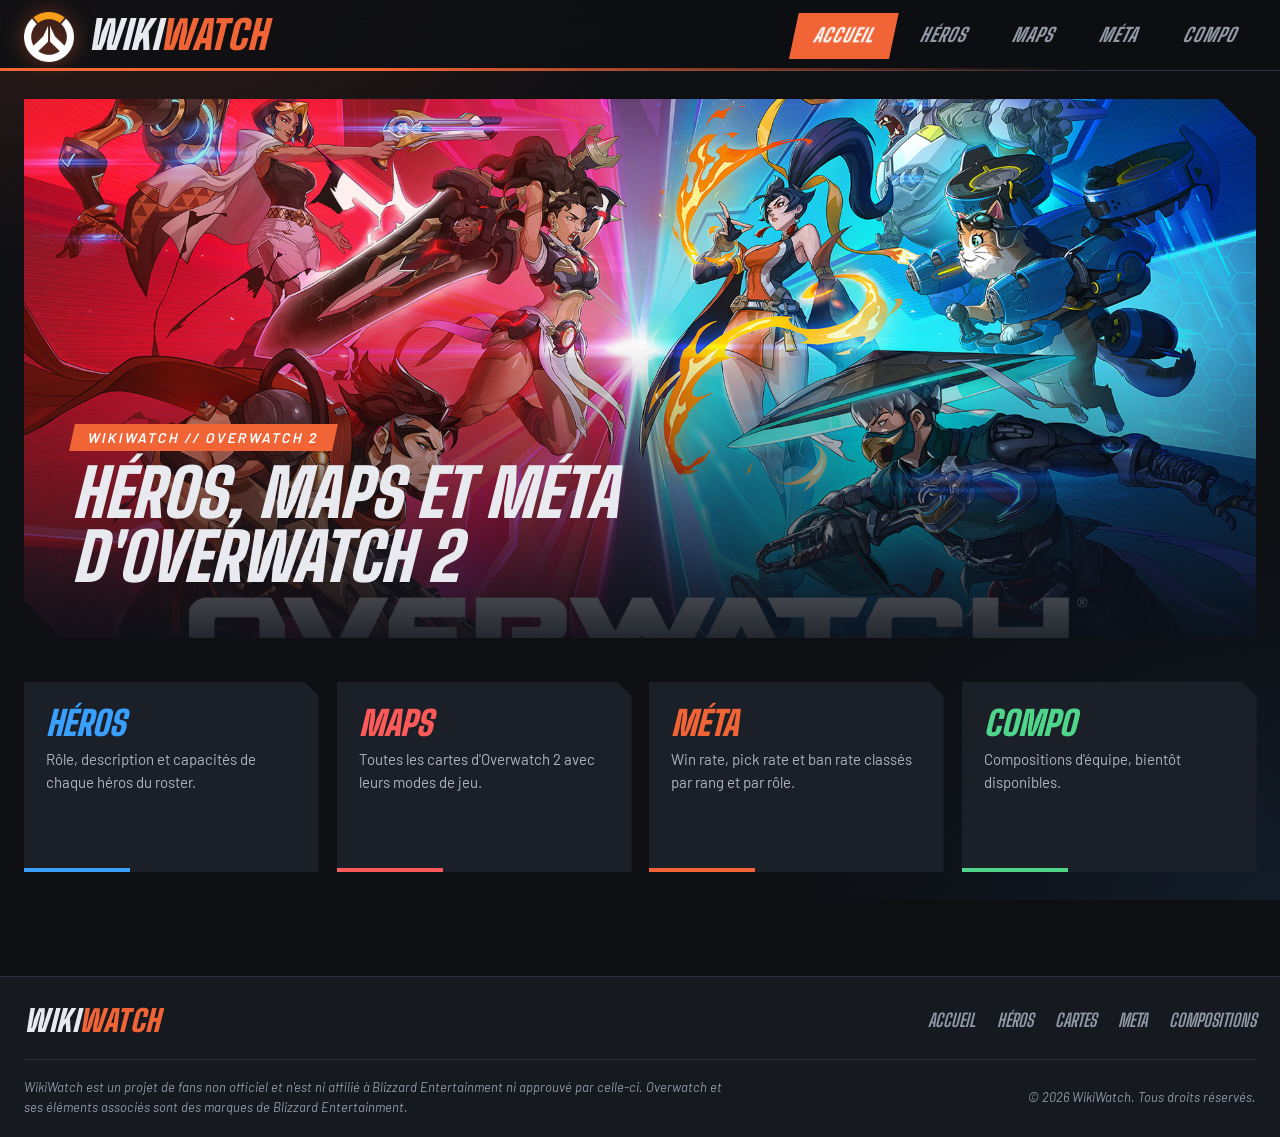
<file: index.html>
<!DOCTYPE html>
<html lang="fr">
<head>
    <meta charset="UTF-8">
    <meta name="viewport" content="width=device-width, initial-scale=1.0">
    <link rel="icon" type="image/png" href="photo/icons/Overwatch_Logo.webp">
    <title>WikiWatch - Accueil</title>

    <link rel="stylesheet" href="css/style.css">
    <script src="js/fx.js" defer></script>
</head>
<body>
    <header>
        <a class="header-logo" href="./index.html"><img src="photo/icons/Overwatch_Logo.webp" width="50" height="50" alt="Logo Overwatch"></a>
        <div>
            <a class="header-name" href="./index.html"><h1><span class="wiki">Wiki</span><span class="watch">Watch</span></h1></a>
        </div>
        <nav>
            <a href="./index.html" aria-current="page">ACCUEIL</a>
            <a href="./heros.html">HÉROS</a>
            <a href="./map.html">MAPS</a>
            <a href="./meta.html">MÉTA</a>
            <a href="./compo.html">COMPO</a>
        </nav>
    </header>


    <main>
        <section class="accueil-hero">
           <img src="photo/16x9_Overwatch2_Season21.jpg" class="hero-image" alt="Visuel Overwatch 2 saison 21">
           <div class="hero-hud" aria-hidden="true">
               <p class="hud-tag">WIKIWATCH // OVERWATCH 2</p>
               <p class="hud-title">Héros, maps et méta d'Overwatch 2</p>
           </div>
        </section>

        <section class="accueil-liens">
            <a class="lien-carte tank" href="./heros.html">
                <h3>Héros</h3>
                <p>Rôle, description et capacités de chaque héros du roster.</p>
            </a>
            <a class="lien-carte degats" href="./map.html">
                <h3>Maps</h3>
                <p>Toutes les cartes d'Overwatch 2 avec leurs modes de jeu.</p>
            </a>
            <a class="lien-carte neutre" href="./meta.html">
                <h3>Méta</h3>
                <p>Win rate, pick rate et ban rate classés par rang et par rôle.</p>
            </a>
            <a class="lien-carte soutien" href="./compo.html">
                <h3>Compo</h3>
                <p>Compositions d'équipe, bientôt disponibles.</p>
            </a>
        </section>
    </main>
    
<footer class="site-footer">
    <div class="footer-contenu">

        <div class="footer-haut">
            <a href="index.html" class="footer-logo">
                <span class="wiki">WIKI</span><span class="watch">WATCH</span>
            </a>

            <nav class="footer-nav" aria-label="Navigation secondaire">
                <a href="index.html">Accueil</a>
                <a href="heros.html">Héros</a>
                <a href="map.html">Cartes</a>
                <a href="meta.html">Meta</a>
                <a href="compo.html">Compositions</a>
            </nav>
        </div>

        <div class="footer-bas">
            <p class="footer-legal">
                WikiWatch est un projet de fans non officiel et n'est
                ni affilié à Blizzard Entertainment ni approuvé par celle-ci.
                Overwatch et ses éléments associés sont des marques de
                Blizzard Entertainment.
            </p>

            <p class="footer-copyright">
                © 2026 WikiWatch. Tous droits réservés.
            </p>
        </div>

    </div>
</footer>

</body>
</html>
</file>
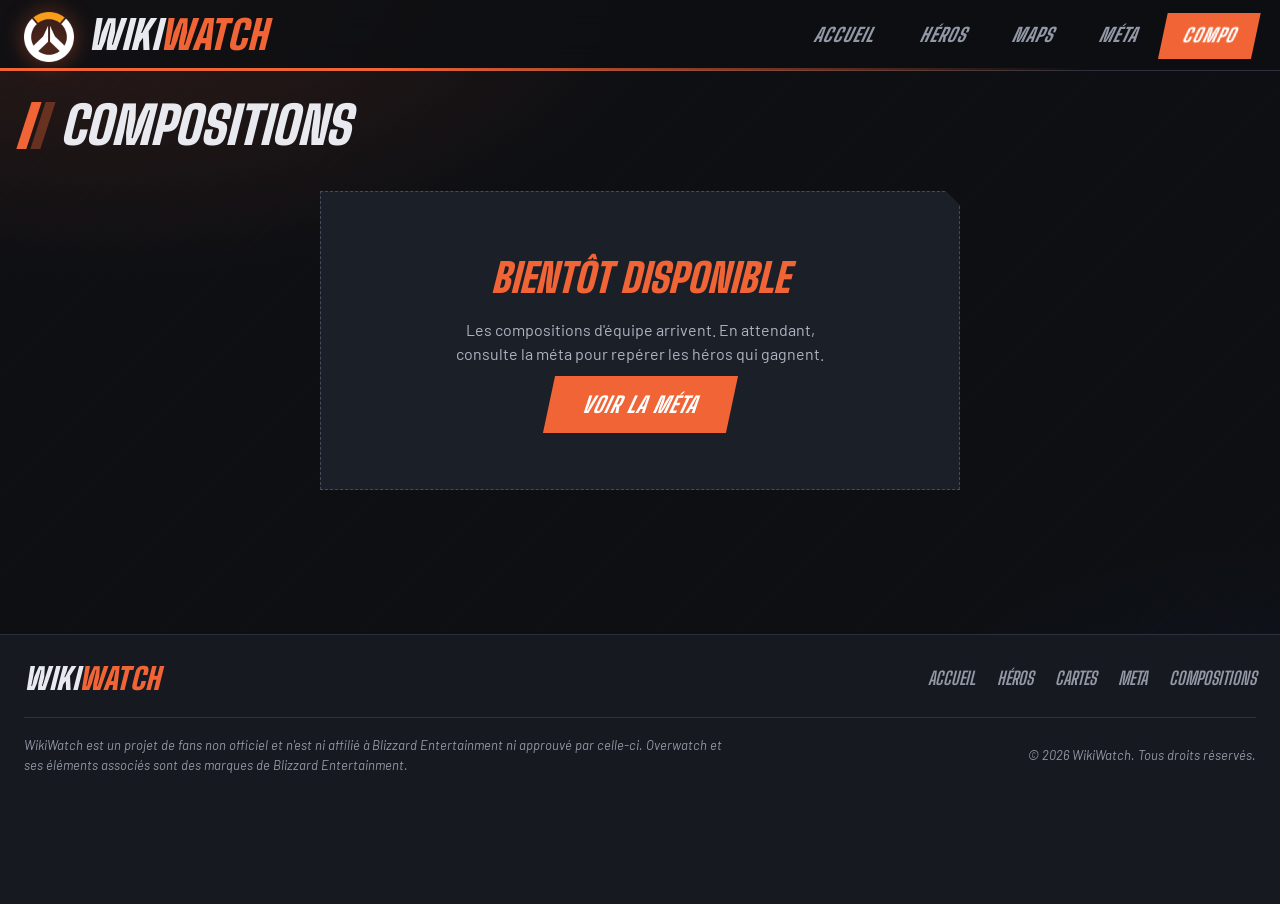
<file: compo.html>
<!doctype html>
<html lang="fr">
  <head>
    <meta charset="UTF-8" />
    <meta name="viewport" content="width=device-width, initial-scale=1.0" />
    <link rel="icon" type="image/png" href="photo/icons/Overwatch_Logo.webp">
    <title>WikiWatch - Compo</title>

    <link rel="stylesheet" href="css/style.css" />
    <link rel="stylesheet" href="css/compo.css" />
    <script src="js/meta.js" defer></script>
  </head>

  <body>
    <header>
      <a class="header-logo" href="./index.html"
        ><img
          src="photo/icons/Overwatch_Logo.webp"
          width="50"
          height="50"
          alt="Logo Overwatch"
      /></a>
      <div>
        <a class="header-name" href="./index.html"
          ><h1>
            <span class="wiki">Wiki</span><span class="watch">Watch</span>
          </h1></a
        >
      </div>
      <nav>
        <a href="./index.html">ACCUEIL</a>
        <a href="./heros.html">HÉROS</a>
        <a href="./map.html">MAPS</a>
        <a href="./meta.html">MÉTA</a>
        <a href="./compo.html" aria-current="page">COMPO</a>
      </nav>
    </header>

    <main>
      <section>
        <h2>Compositions</h2>
        <div class="bientot">
          <h3>Bientôt disponible</h3>
          <p>
            Les compositions d'équipe arrivent. En attendant, consulte la méta
            pour repérer les héros qui gagnent.
          </p>
          <a class="bouton" href="./meta.html">Voir la méta</a>
        </div>
      </section>
    </main>
    <footer class="site-footer">
      <div class="footer-contenu">
        <div class="footer-haut">
          <a href="index.html" class="footer-logo">
            <span class="wiki">WIKI</span><span class="watch">WATCH</span>
          </a>

          <nav class="footer-nav" aria-label="Navigation secondaire">
            <a href="index.html">Accueil</a>
            <a href="heros.html">Héros</a>
            <a href="maps.html">Cartes</a>
            <a href="meta.html">Meta</a>
            <a href="compo.html">Compositions</a>
          </nav>
        </div>

        <div class="footer-bas">
          <p class="footer-legal">
            WikiWatch est un projet de fans non officiel et n'est ni affilié à
            Blizzard Entertainment ni approuvé par celle-ci. Overwatch et ses
            éléments associés sont des marques de Blizzard Entertainment.
          </p>

          <p class="footer-copyright">
            © 2026 WikiWatch. Tous droits réservés.
          </p>
        </div>
      </div>
    </footer>
  </body>
</html>
</file>
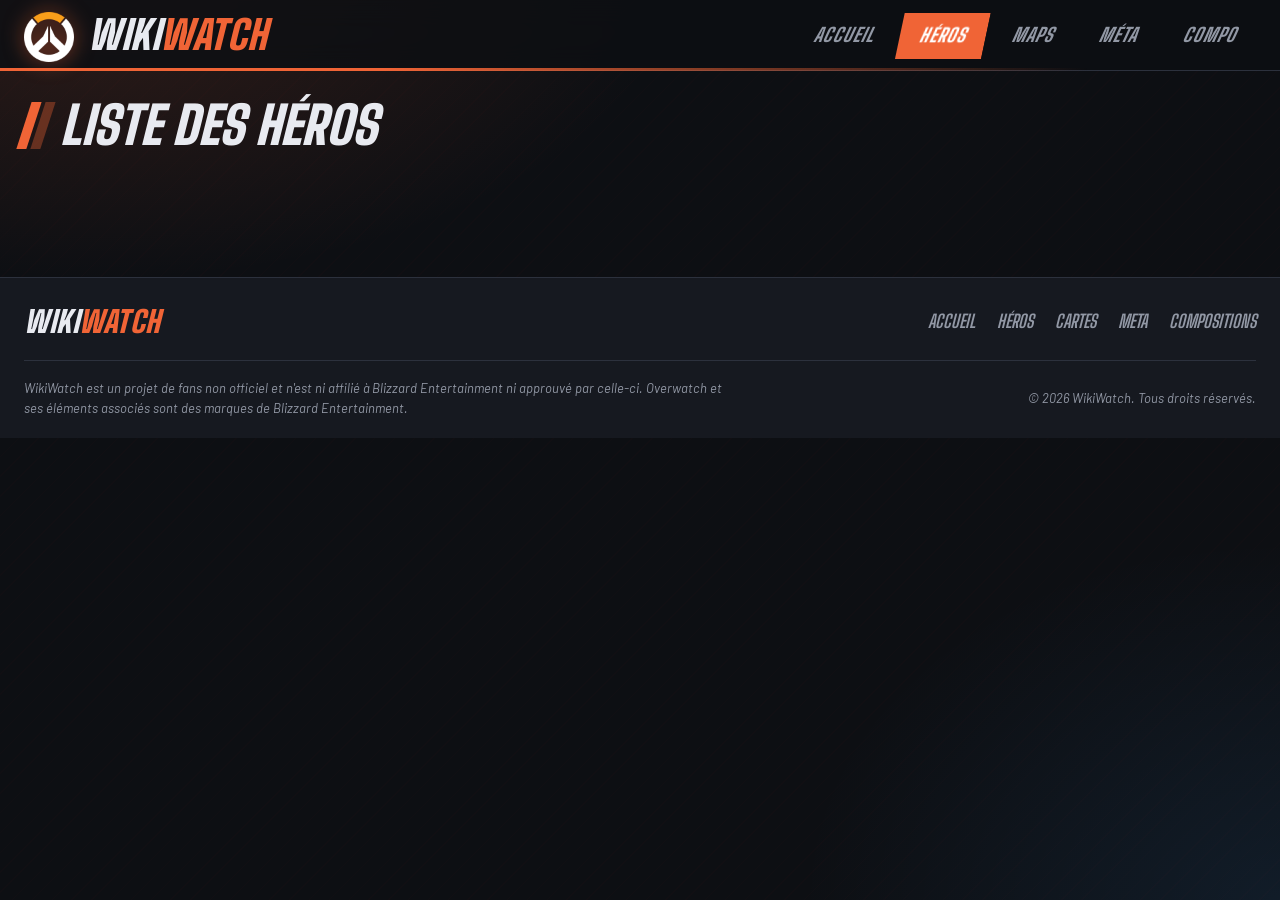
<file: heros.html>
<!doctype html>
<html lang="fr">
  <head>
    <meta charset="UTF-8" />
    <meta name="viewport" content="width=device-width, initial-scale=1.0" />
    <link rel="icon" type="image/png" href="photo/icons/Overwatch_Logo.webp">
    <title>WikiWatch - Heroes</title>

    <link rel="stylesheet" href="css/style.css" />
    <link rel="stylesheet" href="css/heros.css" />
    <script src="js/fx.js" defer></script>
    <style></style>
  </head>
  <body>
    <header>
      <a class="header-logo" href="./index.html"
        ><img
          src="photo/icons/Overwatch_Logo.webp"
          width="50"
          height="50"
          alt="Logo Overwatch"
      /></a>
      <div>
        <a class="header-name" href="./index.html"
          ><h1>
            <span class="wiki">Wiki</span><span class="watch">Watch</span>
          </h1></a
        >
      </div>
      <nav>
        <a href="./index.html">ACCUEIL</a>
        <a href="./heros.html" aria-current="page">HÉROS</a>
        <a href="./map.html">MAPS</a>
        <a href="./meta.html">MÉTA</a>
        <a href="./compo.html">COMPO</a>
      </nav>
    </header>

    <main>
      <section id="liste-heros">
        <h2>LISTE DES HÉROS</h2>
        <div id="heros-container" class="heros-container"></div>
      </section>
    </main>
    <footer class="site-footer">
      <div class="footer-contenu">
        <div class="footer-haut">
          <a href="index.html" class="footer-logo">
            <span class="wiki">WIKI</span><span class="watch">WATCH</span>
          </a>

          <nav class="footer-nav" aria-label="Navigation secondaire">
            <a href="index.html">Accueil</a>
            <a href="heros.html">Héros</a>
            <a href="map.html">Cartes</a>
            <a href="meta.html">Meta</a>
            <a href="compo.html">Compositions</a>
          </nav>
        </div>

        <div class="footer-bas">
          <p class="footer-legal">
            WikiWatch est un projet de fans non officiel et n'est ni affilié à
            Blizzard Entertainment ni approuvé par celle-ci. Overwatch et ses
            éléments associés sont des marques de Blizzard Entertainment.
          </p>

          <p class="footer-copyright">
            © 2026 WikiWatch. Tous droits réservés.
          </p>
        </div>
      </div>
    </footer>

    <script src="js/script.js" defer></script>
  </body>
</html>
</file>
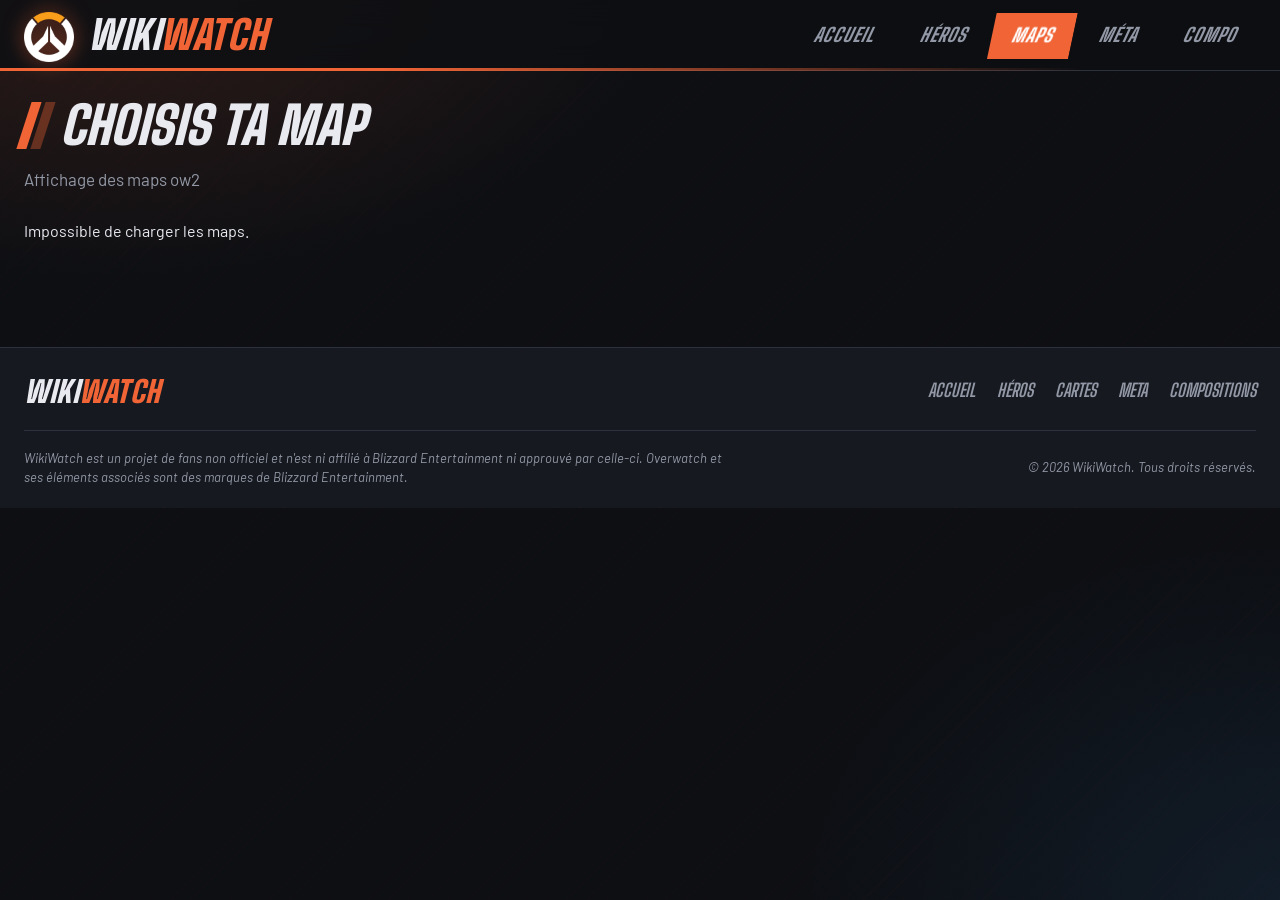
<file: map.html>
<!doctype html>
<html lang="fr">
  <head>
    <meta charset="UTF-8" />
    <meta name="viewport" content="width=device-width, initial-scale=1.0" />
    <link rel="icon" type="image/png" href="photo/icons/Overwatch_Logo.webp">
    <title>WikiWatch - Maps</title>
    <link rel="stylesheet" href="css/style.css" />
    <link rel="stylesheet" href="css/maps.css" />
    <script src="js/maps.js" defer></script>
    <script src="js/fx.js" defer></script>
  </head>

  <body>
    <header>
      <a class="header-logo" href="./index.html"
        ><img
          src="photo/icons/Overwatch_Logo.webp"
          width="50"
          height="50"
          alt="Logo Overwatch"
      /></a>
      <div>
        <a class="header-name" href="./index.html"
          ><h1>
            <span class="wiki">Wiki</span><span class="watch">Watch</span>
          </h1></a
        >
      </div>
      <nav>
        <a href="./index.html">ACCUEIL</a>
        <a href="./heros.html">HÉROS</a>
        <a href="./map.html" aria-current="page">MAPS</a>
        <a href="./meta.html">MÉTA</a>
        <a href="./compo.html">COMPO</a>
      </nav>
    </header>

    <main>
      <section>
        <h2>Choisis ta map</h2>
        <p class="maps-intro">Affichage des maps ow2</p>

        <div id="maps-container" class="maps-container">
          <p>Chargement des maps...</p>
        </div>
      </section>
    </main>
    <footer class="site-footer">
      <div class="footer-contenu">
        <div class="footer-haut">
          <a href="index.html" class="footer-logo">
            <span class="wiki">WIKI</span><span class="watch">WATCH</span>
          </a>

          <nav class="footer-nav" aria-label="Navigation secondaire">
            <a href="index.html">Accueil</a>
            <a href="heros.html">Héros</a>
            <a href="map.html">Cartes</a>
            <a href="meta.html">Meta</a>
            <a href="compo.html">Compositions</a>
          </nav>
        </div>

        <div class="footer-bas">
          <p class="footer-legal">
            WikiWatch est un projet de fans non officiel et n'est ni affilié à
            Blizzard Entertainment ni approuvé par celle-ci. Overwatch et ses
            éléments associés sont des marques de Blizzard Entertainment.
          </p>

          <p class="footer-copyright">
            © 2026 WikiWatch. Tous droits réservés.
          </p>
        </div>
      </div>
    </footer>
  </body>
</html>
</file>
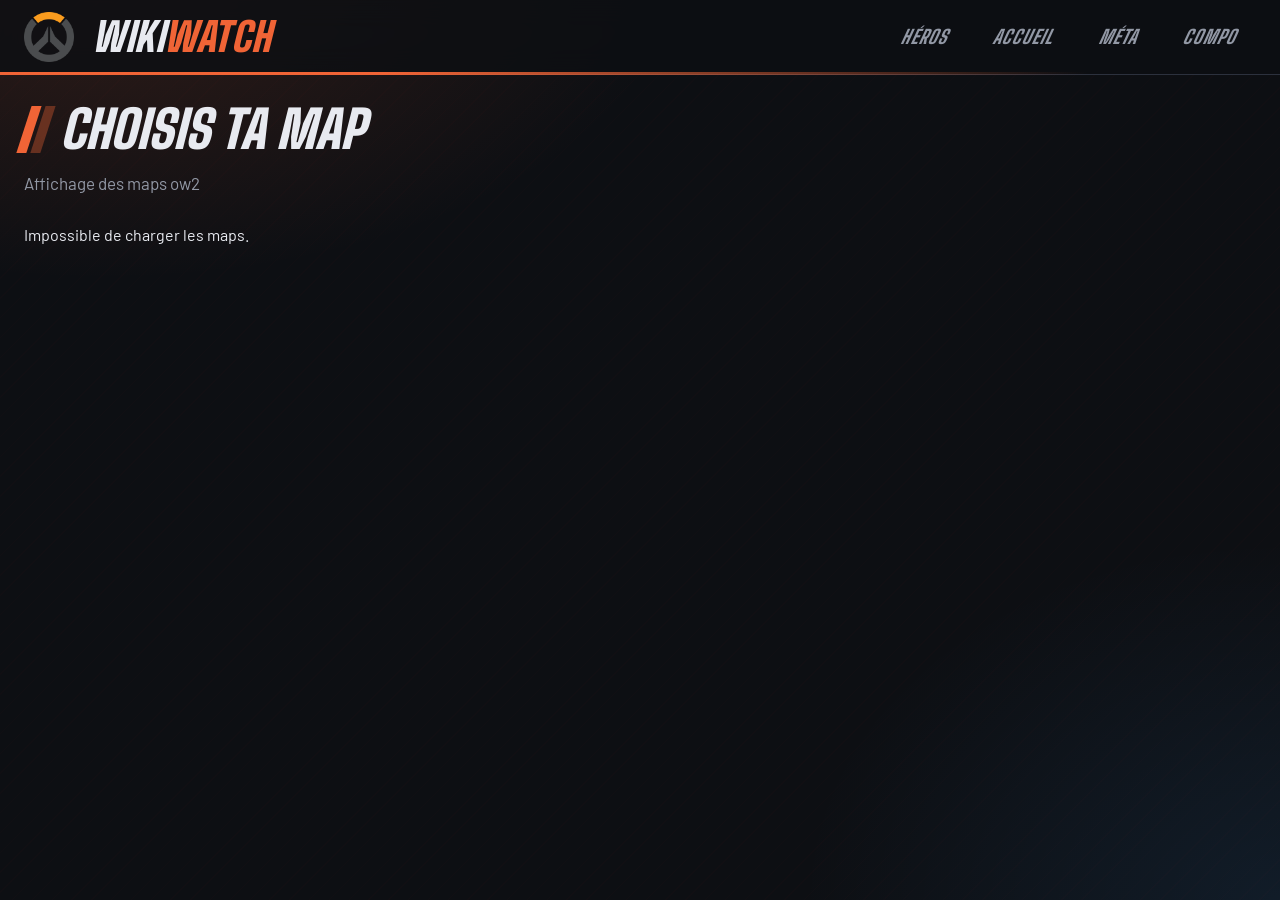
<file: maps.html>
<!DOCTYPE html>
<html lang="fr">
<head>
    <meta charset="UTF-8">
    <meta name="viewport" content="width=device-width, initial-scale=1.0">

    <title>WikiWatch - Maps</title>
    <link rel="stylesheet" href="css/style.css">
    <link rel="stylesheet" href="css/maps.css">
    <script src="js/maps.js" defer></script>
</head>

<body>
    <header>
        <img src="photo/icons/Overwatch_circle_logo.svg.webp" width="50px" height="50px">
        <div>
            <h1><span class="wiki">Wiki</span><span class="watch">Watch</span></h1>
        </div>
        <nav>
            <a href="./heros.html">HÉROS</a>
            <a href="./index.html">ACCUEIL</a>
            <a href="./index.html">MÉTA</a>
            <a href="./index.html">COMPO</a> 
        </nav>
    </header>

    <main>
        <section>
            <h2>Choisis ta map</h2>
            <p class="maps-intro">
                Affichage des maps ow2
            </p>

            <div id="maps-container" class="maps-container">
                <p>Chargement des maps...</p>
            </div>
        </section>
    </main>
</body>
</html>
</file>
<file: css/style.css>
@import url("https://fonts.googleapis.com/css2?family=Big+Shoulders+Display:wght@700;800;900&family=Barlow:wght@400;500;600&display=swap");

* {
  box-sizing: border-box;
  margin: 0;
  padding: 0;
}

:root {
  --principal: #0d0f13;
  --surface: #161920;
  --card-bg: #1b1f28;
  --card-border: #2c313d;
  --orange: #f06436;
  --orange-clair: #ff8a5c;
  --bleu: #3aa0ff;
  --text-main: #e8eaf0;
  --text-main-hover: #9298a5;

  --font-titre: "Big Shoulders Display", Impact, "Arial Narrow", sans-serif;
  --font-texte: "Barlow", "Segoe UI", Arial, sans-serif;

  --coupe: 14px;
  --largeur-max: 1280px;
}

html {
  scroll-behavior: smooth;
}

body {
  min-height: 100vh;
  color: var(--text-main);
  font-family: var(--font-texte);
  font-size: 16px;
  line-height: 1.5;
  background-color: var(--principal);
  background-image:
    radial-gradient(
      900px 500px at 8% -5%,
      rgb(240 100 54 / 16%),
      transparent 65%
    ),
    radial-gradient(
      800px 600px at 100% 100%,
      rgb(58 160 255 / 9%),
      transparent 60%
    ),
    repeating-linear-gradient(
      -45deg,
      rgb(253 0 0 / 1.6%) 0 1px,
      transparent 1px 14px
    );
  background-attachment: fixed;
}

::selection {
  background: var(--orange);
  color: #fff;
}

a:focus-visible,
button:focus-visible,
select:focus-visible,
input:focus-visible {
  outline: 2px solid var(--bleu);
  outline-offset: 3px;
}

/*#####################################\
#                                      #
#               HEADER                 #
#                                      #
\#####################################*/

header {
  position: sticky;
  top: 0;
  z-index: 500;

  display: flex;
  flex-wrap: wrap;
  align-items: center;
  gap: 14px 18px;

  margin-bottom: 28px;
  padding: 12px max(24px, calc((100% - var(--largeur-max)) / 2));

  background: rgb(13 15 19 / 82%);
  backdrop-filter: blur(14px);
  border-bottom: 1px solid var(--card-border);
}

header::after {
  content: "";
  position: absolute;
  left: 0;
  right: 0;
  bottom: -1px;
  height: 3px;
  background: linear-gradient(
    90deg,
    var(--orange) 0%,
    var(--orange) 30%,
    transparent 85%
  );
}

header .header-logo {
  width: 46px;
  height: 46px;
  filter: drop-shadow(0 0 10px rgb(240 100 54 / 55%));
}

header .header-name,
header h1 {
  font-family: var(--font-titre);
  font-size: 40px;
  font-weight: 900;
  font-style: italic;
  text-decoration: none;
  line-height: 1;
  letter-spacing: 0.5px;
  text-transform: uppercase;
}

header .wiki {
  color: var(--text-main);
}

header .watch {
  color: var(--orange);
}

header nav {
  display: flex;
  flex-wrap: wrap;
  gap: 6px;
  margin-left: auto;
}

header nav a {
  position: relative;
  padding: 8px 20px;

  color: var(--text-main-hover);
  font-family: var(--font-titre);
  font-size: 19px;
  font-weight: 800;
  font-style: italic;
  letter-spacing: 1px;
  text-decoration: none;

  transform: skewX(-12deg);
  transition:
    color 0.2s,
    background-color 0.2s;
}

header nav a:hover {
  color: var(--text-main);
  background: rgb(255 255 255 / 7%);
}

header nav a[aria-current="page"] {
  color: #fff;
  background: var(--orange);
}

@media (max-width: 800px) {
  header {
    justify-content: center;
    padding-inline: 16px;
  }

  header h1 {
    font-size: 34px;
  }

  header nav {
    width: 100%;
    justify-content: center;
    margin-left: 0;
  }

  header nav a {
    padding: 6px 14px;
    font-size: 17px;
  }
}

/*#####################################\
#                                      #
#                MAIN                  #
#                                      #
\#####################################*/

main {
  width: 100%;
  max-width: var(--largeur-max);
  margin: 0 auto;
  padding: 0 24px 64px;
}

main > section:not(.accueil-hero) > h2 {
  display: flex;
  align-items: center;
  gap: 16px;
  margin: 6px 0 22px;

  font-family: var(--font-titre);
  font-size: clamp(34px, 5vw, 52px);
  font-weight: 900;
  font-style: italic;
  line-height: 1;
  text-transform: uppercase;
}

main > section:not(.accueil-hero) > h2::before {
  content: "";
  width: 10px;
  height: 0.9em;
  margin-right: 10px;
  background: var(--orange);
  transform: skewX(-18deg);
  box-shadow: 14px 0 0 rgb(240 100 54 / 35%);
}

/*#####################################\
#                                      #
#               HEROS                  #
#                                      #
\#####################################*/

.accueil-hero {
  position: relative;
  margin: 10px 0 44px;
  background: var(--surface);
  clip-path: polygon(
    0 0,
    calc(100% - 38px) 0,
    100% 38px,
    100% 100%,
    38px 100%,
    0 calc(100% - 38px)
  );
  overflow: hidden;
}

.hero-image {
  display: block;
  width: 100%;
  aspect-ratio: 16 / 7;
  object-fit: cover;
}

.accueil-hero::before {
  content: "";
  position: absolute;
  inset: 0;
  z-index: 1;
  pointer-events: none;
  background:
    linear-gradient(to top, rgb(12 16 24 / 90%) 0%, transparent 55%),
    linear-gradient(
      120deg,
      rgb(var(--a-rgb, 240 100 54) / 14%),
      transparent 55%
    );
}

.hero-hud {
  position: absolute;
  inset: 0;
  z-index: 2;
  display: flex;
  flex-direction: column;
  justify-content: flex-end;
  align-items: flex-start;
  gap: 10px;
  padding: clamp(20px, 4vw, 48px);
  pointer-events: none;
}

.hud-tag {
  padding: 3px 16px;
  color: var(--on-a, #fff);
  background: var(--a, var(--orange));
  font-size: 14px;
  font-weight: 600;
  letter-spacing: 2px;
  transform: skewX(-12deg);
}

.hud-title {
  max-width: 18ch;
  font-family: var(--font-titre);
  font-size: clamp(32px, 5.5vw, 66px);
  font-weight: 900;
  font-style: italic;
  line-height: 0.98;
  text-transform: uppercase;
}

/*#####################################\
#                                      #
#               BOUTON                 #
#                                      #
\#####################################*/

.bouton {
  position: relative;
  display: inline-block;
  padding: 12px 34px;

  background: var(--orange);
  color: #fff;
  font-family: var(--font-titre);
  font-size: 22px;
  font-weight: 800;
  font-style: italic;
  letter-spacing: 1px;
  text-decoration: none;
  text-transform: uppercase;

  transform: skewX(-12deg);
  transition:
    background-color 0.2s,
    transform 0.2s;
}

.bouton:hover {
  background: var(--orange-clair);
  transform: skewX(-12deg) translateY(-2px);
}

/*#####################################\
#                                      #
#             MAIN-CARTENAV            #
#                                      #
\#####################################*/

.accueil-liens {
  display: grid;
  grid-template-columns: repeat(4, minmax(0, 1fr));
  gap: 18px;
}

.lien-carte {
  position: relative;
  display: flex;
  flex-direction: column;
  gap: 8px;
  min-height: 190px;
  padding: 24px 22px;

  color: var(--text-main);
  text-decoration: none;
  background: var(--card-bg);
  clip-path: polygon(
    0 0,
    calc(100% - var(--coupe)) 0,
    100% var(--coupe),
    100% 100%,
    0 100%
  );
  transform: perspective(250px) rotateX(var(--rx, 0deg))
    rotateY(var(--ry, 0deg)) translateY(var(--ty, 0px));
  transition: transform 0.15s ease-out;
}

.lien-carte::before {
  content: "";
  position: absolute;
  inset: 1px;
  background: var(--card-bg);
  clip-path: polygon(
    0 0,
    calc(100% - var(--coupe) + 0.6px) 0,
    100% calc(var(--coupe) - 0.6px),
    100% 100%,
    0 100%
  );
  transition: background 0.2s;
}

.lien-carte::after {
  content: "";
  position: absolute;
  left: 0;
  bottom: 0;
  width: 36%;
  height: 4px;
  background: var(--accent, var(--orange));
  transition: width 0.3s ease;
}

.lien-carte:hover {
  --ty: -5px;
  width: 99%;
  height: 99%;
  bottom: 0;
  background: color-mix(in srgb, var(--accent) 100%, transparent);
  /* background: var(--accent, var(--orange)); */
}

.lien-carte:hover::before {
  width: 99%;
}

.lien-carte:hover::after {
  width: 100%;
}

.lien-carte:focus-visible {
  outline-offset: -4px;
}
.lien-carte > * {
  position: relative;
  z-index: 1;
}

.lien-carte h3 {
  font-family: var(--font-titre);
  font-size: 34px;
  font-weight: 900;
  font-style: italic;
  line-height: 1;
  text-transform: uppercase;
  color: var(--accent, var(--orange));
}

.lien-carte p {
  color: #aeb4c1;
  font-size: 15px;
}

.lien-carte.tank {
  --accent: #3aa0ff;
}
.lien-carte.degats {
  --accent: #ff5a5a;
}
.lien-carte.soutien {
  --accent: #4fd68b;
}
.lien-carte.neutre {
  --accent: var(--orange);
}

@media (max-width: 1000px) {
  .accueil-liens {
    grid-template-columns: repeat(2, minmax(0, 1fr));
  }
}

@media (max-width: 520px) {
  .accueil-liens {
    grid-template-columns: 1fr;
  }

  .lien-carte {
    min-height: 0;
  }
}

/*#####################################\
#                                      #
#               FOOTER                 #
#                                      #
\#####################################*/

.site-footer {
  width: 100%;
  margin-top: 40px;
  background: var(--surface);
  border-top: 1px solid var(--card-border);
  font-style: italic;
}

.footer-contenu {
  width: 100%;
  max-width: var(--largeur-max);
  margin: 0 auto;
  padding: 28px 24px 20px;
}

.footer-haut {
  display: flex;
  align-items: center;
  justify-content: space-between;
  flex-wrap: wrap;
  gap: 20px;
  padding-bottom: 24px;
}

.footer-logo {
  font-family: var(--font-titre);
  font-size: 30px;
  font-weight: 900;
  font-style: italic;
  line-height: 1;
  text-decoration: none;
  letter-spacing: 0.5px;
}

.footer-logo .wiki {
  color: var(--text-main);
}

.footer-logo .watch {
  color: var(--orange);
}

.footer-nav {
  display: flex;
  flex-wrap: wrap;
  gap: 8px 22px;
}

.footer-nav a {
  color: var(--text-main-hover);
  font-family: var(--font-titre);
  font-size: 18px;
  font-weight: 700;
  text-decoration: none;
  text-transform: uppercase;
  transition: color 0.2s ease;
}

.footer-nav a:hover {
  color: var(--orange);
}

.footer-bas {
  display: flex;
  justify-content: space-between;
  align-items: center;
  flex-wrap: wrap;
  gap: 12px 24px;
  padding-top: 18px;
  border-top: 1px solid var(--card-border);
}

.footer-legal,
.footer-copyright {
  color: var(--text-main-hover);
  font-size: 13px;
}

.footer-legal {
  max-width: 700px;
}

.footer-copyright {
  text-align: right;
  white-space: nowrap;
}

@media (max-width: 700px) {
  .footer-haut {
    flex-direction: column;
    align-items: flex-start;
  }

  .footer-nav {
    gap: 10px 18px;
  }

  .footer-bas {
    flex-direction: column;
    align-items: flex-start;
  }

  .footer-copyright {
    text-align: left;
    white-space: normal;
  }
}

/*#####################################\
#                                      #
#            ACCESSIBILITE             #
#                                      #
\#####################################*/

@media (prefers-reduced-motion: reduce) {
  *,
  *::before,
  *::after {
    transition: none !important;
    scroll-behavior: auto !important;
  }
}
</file>
<file: css/compo.css>
.bientot {
    display: flex;
    flex-direction: column;
    align-items: center;
    gap: 10px;

    max-width: 640px;
    margin: 40px auto;
    padding: 56px 28px;
    text-align: center;

    background: var(--card-bg);
    border: 1px dashed #444b5a;
    clip-path: polygon(0 0, calc(100% - var(--coupe)) 0, 100% var(--coupe), 100% 100%, 0 100%);
}

footer{
    min-height: 30vh;
    bottom: 0;
}

.bientot h3 {
    color: var(--orange);
    font-family: var(--font-titre);
    font-size: 40px;
    font-weight: 900;
    font-style: italic;
    text-transform: uppercase;
}

.bientot p {
    max-width: 44ch;
    color: #aeb4c1;
}
</file>
<file: css/heros.css>
.heros-container {
  display: grid;
  grid-template-columns: repeat(auto-fill, minmax(175px, 1fr));
  gap: 18px;
}

.hero-card {
  --edge: var(--card-border);

  position: relative;
  cursor: pointer;
  overflow: hidden;

  color: var(--text-main);
  background: var(--card-bg);
  border: 1px solid var(--card-border);

  clip-path: polygon(
    0 0,
    calc(100% - var(--coupe)) 0,
    100% var(--coupe),
    100% 100%,
    0 100%
  );

  transform: perspective(250px) rotateX(var(--rx, 0deg))
    rotateY(var(--ry, 0deg)) translateY(var(--ty, 0px));

  transition:
    transform 0.2s ease,
    border-color 0.2s;
}

.hero-card::before {
  content: "";
  position: absolute;
  inset: 0;
  z-index: 2;
  pointer-events: none;

  background: linear-gradient(
    225deg,
    var(--edge) 0 calc(var(--coupe) * 0.7072 + 1.5px),
    transparent 0
  );
}

.hero-card:hover {
  --edge: var(--orange);
  --ty: -5px;

  border-color: var(--orange);
}

.hero-card img {
  display: block;
  width: 100%;
  aspect-ratio: 4 / 5;
  object-fit: cover;
  background-color: var(--principal);
  transition: transform 0.35s ease;
}

.hero-card::after {
  content: "";
  position: absolute;
  left: 0;
  bottom: 0;
  width: 25%;
  height: 4px;
  background: var(--orange);
  transition: width 0.3s ease;
}
.hero-card:hover::after {
  width: 100%;
}

.hero-card:hover img {
  transform: scale(1.07);
}

.hero-info {
  position: absolute;
  inset: auto 0 0 0;
  padding: 46px 14px 16px;
  background: linear-gradient(
    to top,
    rgb(8 10 14 / 96%) 15%,
    rgb(8 10 14 / 0%)
  );
}

.hero-info h3 {
  margin: 0 0 6px;
  font-family: var(--font-titre);
  font-size: 27px;
  font-weight: 900;
  font-style: italic;
  line-height: 1;
  text-transform: uppercase;
  text-shadow: 0 2px 8px rgb(0 0 0 / 60%);
}

.hero-role {
  display: inline-block;
  padding: 2px 10px;

  background: rgb(240 100 54 / 16%);
  border-left: 3px solid var(--orange);
  color: var(--orange-clair);
  font-size: 12px;
  font-weight: 600;
  letter-spacing: 1px;
  text-transform: uppercase;
}

@media (max-width: 600px) {
  .heros-container {
    grid-template-columns: repeat(2, minmax(0, 1fr));
    gap: 12px;
  }

  .hero-info h3 {
    font-size: 22px;
  }
}

body.modal-open {
  overflow: hidden;
}

.modal-overlay {
  position: fixed;
  inset: 0;
  z-index: 1000;

  display: flex;
  justify-content: center;
  align-items: center;

  padding: 20px;
  background: rgb(5 6 9 / 80%);
  backdrop-filter: blur(6px);

  opacity: 0;
  visibility: hidden;
  transition:
    opacity 0.2s ease,
    visibility 0.2s ease;
}

.modal-overlay.visible {
  opacity: 1;
  visibility: visible;
}

.hero-modal {
  position: relative;
  width: min(880px, 100%);
  max-height: 88vh;

  display: flex;
  flex-direction: column;

  background:
    radial-gradient(
      500px 260px at 0% 0%,
      rgb(240 100 54 / 16%),
      transparent 70%
    ),
    var(--card-bg);
  color: var(--text-main);
  border: 1px solid var(--card-border);
  border-top: 4px solid var(--orange);
  clip-path: polygon(
    0 0,
    100% 0,
    100% calc(100% - 26px),
    calc(100% - 26px) 100%,
    0 100%
  );
  box-shadow: 0 24px 70px rgb(0 0 0 / 55%);

  overflow: hidden;
  transform: translateY(18px);
  transition: transform 0.25s ease;
}

.modal-overlay.visible .hero-modal {
  transform: translateY(0);
}

.modal-close {
  position: absolute;
  z-index: 2;
  top: 12px;
  right: 14px;

  width: 40px;
  height: 40px;

  border: none;
  background: rgb(255 255 255 / 8%);
  color: var(--text-main);
  font-size: 28px;
  line-height: 1;
  cursor: pointer;

  transform: skewX(-12deg);
  transition: background-color 0.2s;
}

.modal-close:hover {
  background: var(--orange);
  color: #fff;
}

.modal-content {
  padding: 28px;
  overflow-y: auto;
  min-height: 0;
  scrollbar-color: var(--orange) transparent;
}

.modal-loading {
  padding: 30px 0;
  text-align: center;
  color: var(--text-main-hover);
}

.modal-header {
  --img-size: 100px;
  --img-coupe: 14px;
  position: relative;
  display: flex;
  align-items: center;
  gap: 20px;
  padding-right: 48px;
  margin-bottom: 22px;
}

.modal-header > img {
  width: var(--img-size);
  height: var(--img-size);
  object-fit: cover;
  border: 2px solid var(--orange);
  clip-path: polygon(
    0 0,
    calc(100% - var(--img-coupe)) 0,
    100% var(--img-coupe),
    100% 100%,
    0 100%
  );
}

.modal-header::before {
  content: "";
  position: absolute;
  left: 0;
  top: 50%;
  width: var(--img-size);
  height: var(--img-size);
  transform: translateY(-50%);
  background: linear-gradient(
    225deg,
    var(--orange) 0 calc(var(--img-coupe) * 0.7072 + 2px),
    transparent 0
  );
}
/*
.modal-header {
    display: flex;
    align-items: center;
    gap: 20px;
    padding-right: 48px;
    margin-bottom: 22px;
}

.modal-header > img {
    width: 100px;
    height: 100px;
    object-fit: cover;
    border: 2px solid var(--orange);
    clip-path: polygon(0 0, calc(100% - 14px) 0, 100% 14px, 100% 100%, 0 100%);
}*/

.modal-header h2 {
  margin-bottom: 10px;
  font-family: var(--font-titre);
  font-size: clamp(34px, 6vw, 54px);
  font-weight: 900;
  font-style: italic;
  line-height: 0.95;
  text-transform: uppercase;
}

.modal-description {
  max-width: 70ch;
  margin-bottom: 28px;
  padding-left: 16px;
  border-left: 3px solid var(--orange);
  color: #c9cedb;
  line-height: 1.65;
}

.abilities-title {
  margin-bottom: 14px;
  color: var(--orange);
  font-family: var(--font-titre);
  font-size: 30px;
  font-weight: 900;
  font-style: italic;
  text-transform: uppercase;
}

.abilities-list {
  display: grid;
  grid-template-columns: repeat(2, minmax(0, 1fr));
  gap: 14px;
}

.ability {
  min-width: 0;
  padding: 16px;

  background: var(--principal);
  border: 1px solid var(--card-border);
  border-left: 3px solid var(--orange);
  transition: background-color 0.2s;
}

.ability:hover {
  background: #12151b;
}

.ability img {
  width: 46px;
  height: 46px;
  margin-bottom: 10px;
  object-fit: contain;
  padding: 6px;
  background: rgb(240 100 54 / 14%);
}

.ability h4 {
  margin-bottom: 6px;
  color: var(--text-main);
  font-family: var(--font-titre);
  font-size: 22px;
  font-weight: 800;
  font-style: italic;
  text-transform: uppercase;
}

.ability p {
  color: #b3b9c6;
  font-size: 14px;
  line-height: 1.55;
  overflow-wrap: anywhere;
}

@media (max-width: 600px) {
  .modal-overlay {
    padding: 10px;
  }

  .hero-modal {
    max-height: 92vh;
  }

  .modal-content {
    padding: 20px 18px;
  }

  .modal-header {
    --img-size: 68px;
  }

  .abilities-list {
    grid-template-columns: 1fr;
  }
}
</file>
<file: css/maps.css>
.maps-intro {
  margin: -6px 0 26px;
  color: var(--text-main-hover);
  font-size: 17px;
}

.maps-container {
  display: grid;
  grid-template-columns: repeat(3, minmax(0, 1fr));
  gap: 20px;
}

.maps-container > p {
  grid-column: 1 / -1;
  padding: 40px 0;
  text-align: center;
  color: var(--text-main-hover);
}

.map-card {
  --edge: var(--card-border);
  position: relative;
  min-width: 0;
  display: block;
  overflow: hidden;

  color: var(--text-main);
  text-decoration: none;

  background: var(--card-bg);
  border: 1px solid var(--card-border);
  clip-path: polygon(
    0 0,
    calc(100% - var(--coupe)) 0,
    100% var(--coupe),
    100% 100%,
    0 100%
  );
  
  transition:
    transform 0.2s,
    border-color 0.2s;
}

.map-card:hover {
  --edge: var(--orange);
  transform: translateY(-5px);
  border-color: var(--orange);
}
.map-card > img {
  display: block;
  width: 100%;
  aspect-ratio: 16 / 9;
  object-fit: cover;
  background: var(--principal);
  transition: transform 0.4s ease;
}
.map-card::before {
  content: "";
  position: absolute;
  inset: 0;
  z-index: 2;
  pointer-events: none;
  background: linear-gradient(
    225deg,
    var(--edge) 0 calc(var(--coupe) * 0.7072 + 1.5px),
    transparent 0
    
  );
}
.map-card::after {
  content: "";
  position: absolute;
  left: 0;
  bottom: 0;
  width: 24%;
  height: 4px;
  background: var(--orange);
  transition: width 0.3s ease;
  
}

.map-card:hover {
  transform: translateY(-5px);
  border-color: var(--orange);
  transform: perspective(1000px) rotateX(var(--rx, 0deg))
    rotateY(var(--ry, 0deg)) translateY(var(--ty, 0px));
}

.map-card:hover > img {
  transform: scale(1.06);
}

.map-card:hover::after {
  width: 100%;
}

.map-info {
  position: absolute;
  inset: auto 0 0 0;
  padding: 52px 18px 16px;
  
  background: linear-gradient(
    to top,
    rgb(8 10 14 / 95%) 20%,
    rgb(8 10 14 / 0%)
  );
}

.map-info h3 {
  margin-bottom: 4px;
  font-family: var(--font-titre);
  font-size: 30px;
  font-weight: 900;
  font-style: italic;
  line-height: 1;
  text-transform: uppercase;
  text-shadow: 0 2px 8px rgb(0 0 0 / 60%);
}

.map-info p {
  color: var(--orange-clair);
  font-size: 13px;
  font-weight: 600;
  letter-spacing: 0.5px;
  text-transform: capitalize;
}

@media (max-width: 900px) {
  .maps-container {
    grid-template-columns: repeat(2, minmax(0, 1fr));
  }
}

@media (max-width: 550px) {
  .maps-container {
    grid-template-columns: 1fr;
  }
}
</file>
